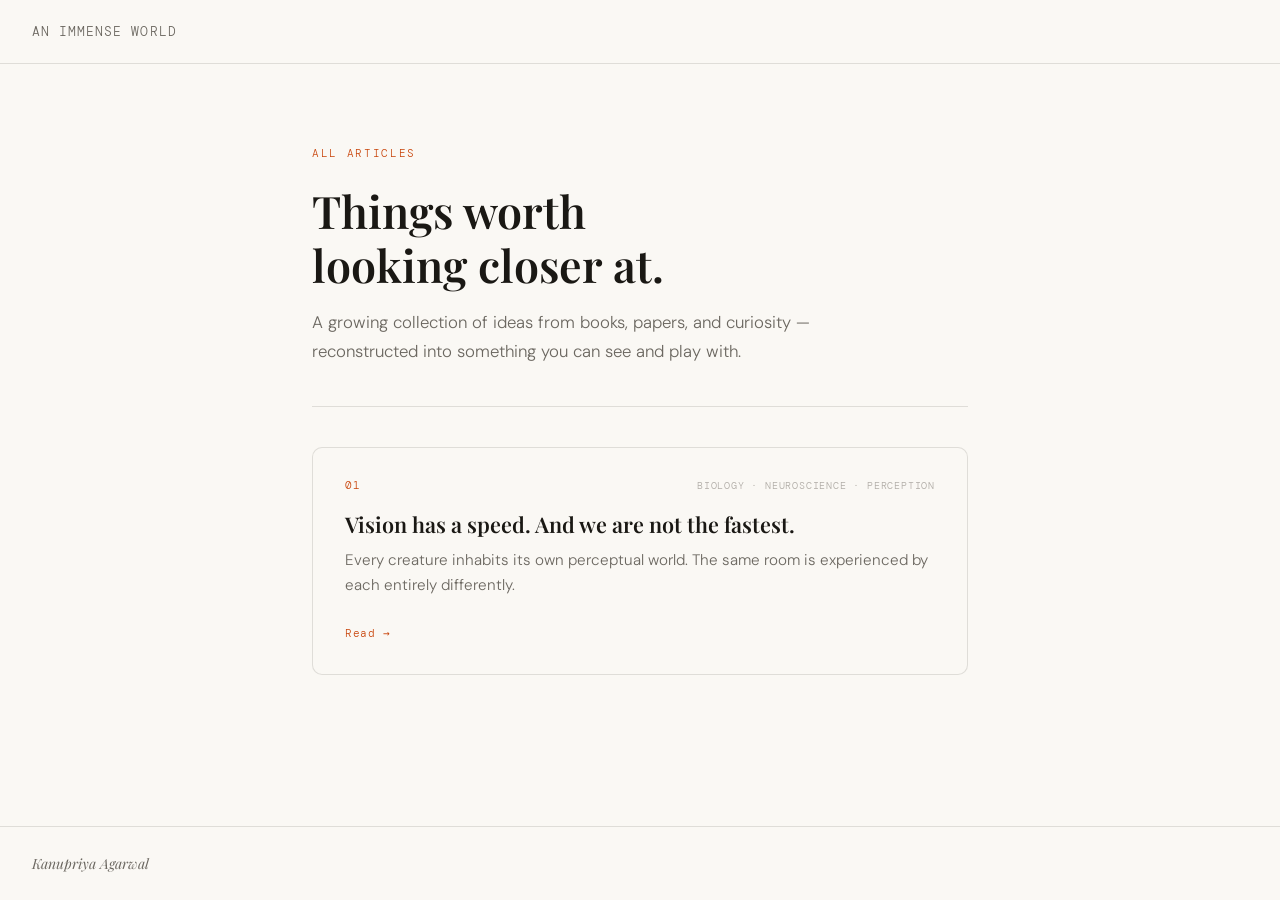
<file: index.html>
<!DOCTYPE html>
<html lang="en">
<head>
  <meta charset="UTF-8"/>
  <meta name="viewport" content="width=device-width, initial-scale=1.0"/>
  <meta name="description" content="A growing collection of interactive science visualisations."/>
  <title>An Immense World</title>
  <link href="https://fonts.googleapis.com/css2?family=Playfair+Display:ital,wght@0,400;0,600;1,400&family=DM+Sans:wght@300;400;500&family=DM+Mono:wght@400&display=swap" rel="stylesheet"/>
  <style>
    :root {
      --ink: #1a1814;
      --ink-muted: #6b6760;
      --ink-faint: #b0aca6;
      --paper: #faf8f4;
      --paper-warm: #f2ede4;
      --accent: #c8440a;
      --accent-light: #f5ede8;
      --border: rgba(26,24,20,0.12);
    }

    * { box-sizing: border-box; margin: 0; padding: 0; }

    body {
      background: var(--paper);
      color: var(--ink);
      font-family: 'DM Sans', sans-serif;
      font-weight: 300;
      line-height: 1.8;
      min-height: 100vh;
      display: flex; flex-direction: column;
    }

    /* ── Header ── */
    .site-header {
      border-bottom: 1px solid var(--border);
      padding: 1.25rem 2rem;
      display: flex; align-items: center; justify-content: space-between;
    }
    .site-name {
      font-family: 'DM Mono', monospace;
      font-size: 13px; color: var(--ink-muted);
      letter-spacing: 0.08em; text-transform: uppercase;
      text-decoration: none;
    }

    /* ── Shared column ── */
    .content-col {
      max-width: 720px; margin: 0 auto;
      padding: 0 2rem;
      flex: 1;
    }

    /* ── Page intro ── */
    .page-intro {
      padding-top: 5rem; padding-bottom: 2.5rem;
    }
    .page-intro-label {
      font-family: 'DM Mono', monospace;
      font-size: 11px; letter-spacing: 0.15em;
      text-transform: uppercase; color: var(--accent);
      margin-bottom: 1.25rem;
    }
    .page-intro h1 {
      font-family: 'Playfair Display', serif;
      font-size: clamp(2rem, 4vw, 2.8rem);
      font-weight: 600; line-height: 1.2;
      color: var(--ink); margin-bottom: 1rem;
    }
    .page-intro p {
      font-size: 1.05rem; color: var(--ink-muted);
      max-width: 520px; line-height: 1.75;
    }

    /* ── Article list ── */
    .article-list {
      padding-bottom: 6rem;
    }
    .list-rule {
      border: none; border-top: 1px solid var(--border);
      margin-bottom: 2.5rem;
    }

    /* ── Article card ── */
    .article-card {
      display: block; text-decoration: none;
      border: 0.5px solid var(--border);
      border-radius: 10px;
      padding: 1.75rem 2rem;
      margin-bottom: 1rem;
      background: var(--paper);
      transition: border-color 0.18s, background 0.18s;
    }
    .article-card:hover {
      border-color: rgba(200,68,10,0.3);
      background: var(--accent-light);
    }
    .card-top {
      display: flex; align-items: baseline;
      justify-content: space-between;
      margin-bottom: 0.85rem;
    }
    .card-num {
      font-family: 'DM Mono', monospace;
      font-size: 11px; color: var(--accent);
      letter-spacing: 0.08em;
    }
    .card-tags {
      font-family: 'DM Mono', monospace;
      font-size: 10px; color: var(--ink-faint);
      letter-spacing: 0.08em; text-transform: uppercase;
    }
    .card-title {
      font-family: 'Playfair Display', serif;
      font-size: 1.35rem; font-weight: 600;
      color: var(--ink); line-height: 1.3;
      margin-bottom: 0.6rem;
    }
    .card-excerpt {
      font-size: 0.95rem; color: var(--ink-muted);
      line-height: 1.65; margin-bottom: 1.25rem;
    }
    .card-cta {
      font-family: 'DM Mono', monospace;
      font-size: 11px; color: var(--accent);
      letter-spacing: 0.06em;
    }

    /* ── Footer ── */
    .site-footer {
      border-top: 1px solid var(--border);
      padding: 1.5rem 2rem;
      display: flex; align-items: center; justify-content: space-between;
    }
    .footer-name {
      font-family: 'Playfair Display', serif;
      font-size: 14px; color: var(--ink-muted);
      font-style: italic;
    }
    .footer-meta {
      font-family: 'DM Mono', monospace;
      font-size: 11px; color: var(--ink-faint);
      letter-spacing: 0.06em;
    }
  </style>
</head>
<body>

<header class="site-header">
  <a href="/" class="site-name">An Immense World</a>
</header>

<div class="content-col">
  <div class="page-intro">
    <div class="page-intro-label">All articles</div>
    <h1>Things worth<br>looking closer at.</h1>
    <p>A growing collection of ideas from books, papers, and curiosity — reconstructed into something you can see and play with.</p>
  </div>

  <div class="article-list" id="article-list">
    <hr class="list-rule"/>
    <!-- Cards are injected here by articles.js -->
  </div>
</div>

<footer class="site-footer">
  <span class="footer-name">Kanupriya Agarwal</span>
</footer>

<script src="assets/js/articles.js"></script>
<script>
  const list = document.getElementById('article-list');
  ARTICLES.forEach(a => {
    const card = document.createElement('a');
    card.className = 'article-card';
    card.href = a.url;
    card.innerHTML = `
      <div class="card-top">
        <span class="card-num">${a.num}</span>
        <span class="card-tags">${a.tags.join(' · ')}</span>
      </div>
      <h2 class="card-title">${a.title}</h2>
      <p class="card-excerpt">${a.excerpt}</p>
      <span class="card-cta">Read →</span>
    `;
    list.appendChild(card);
  });
</script>

</body>
</html>
</file>
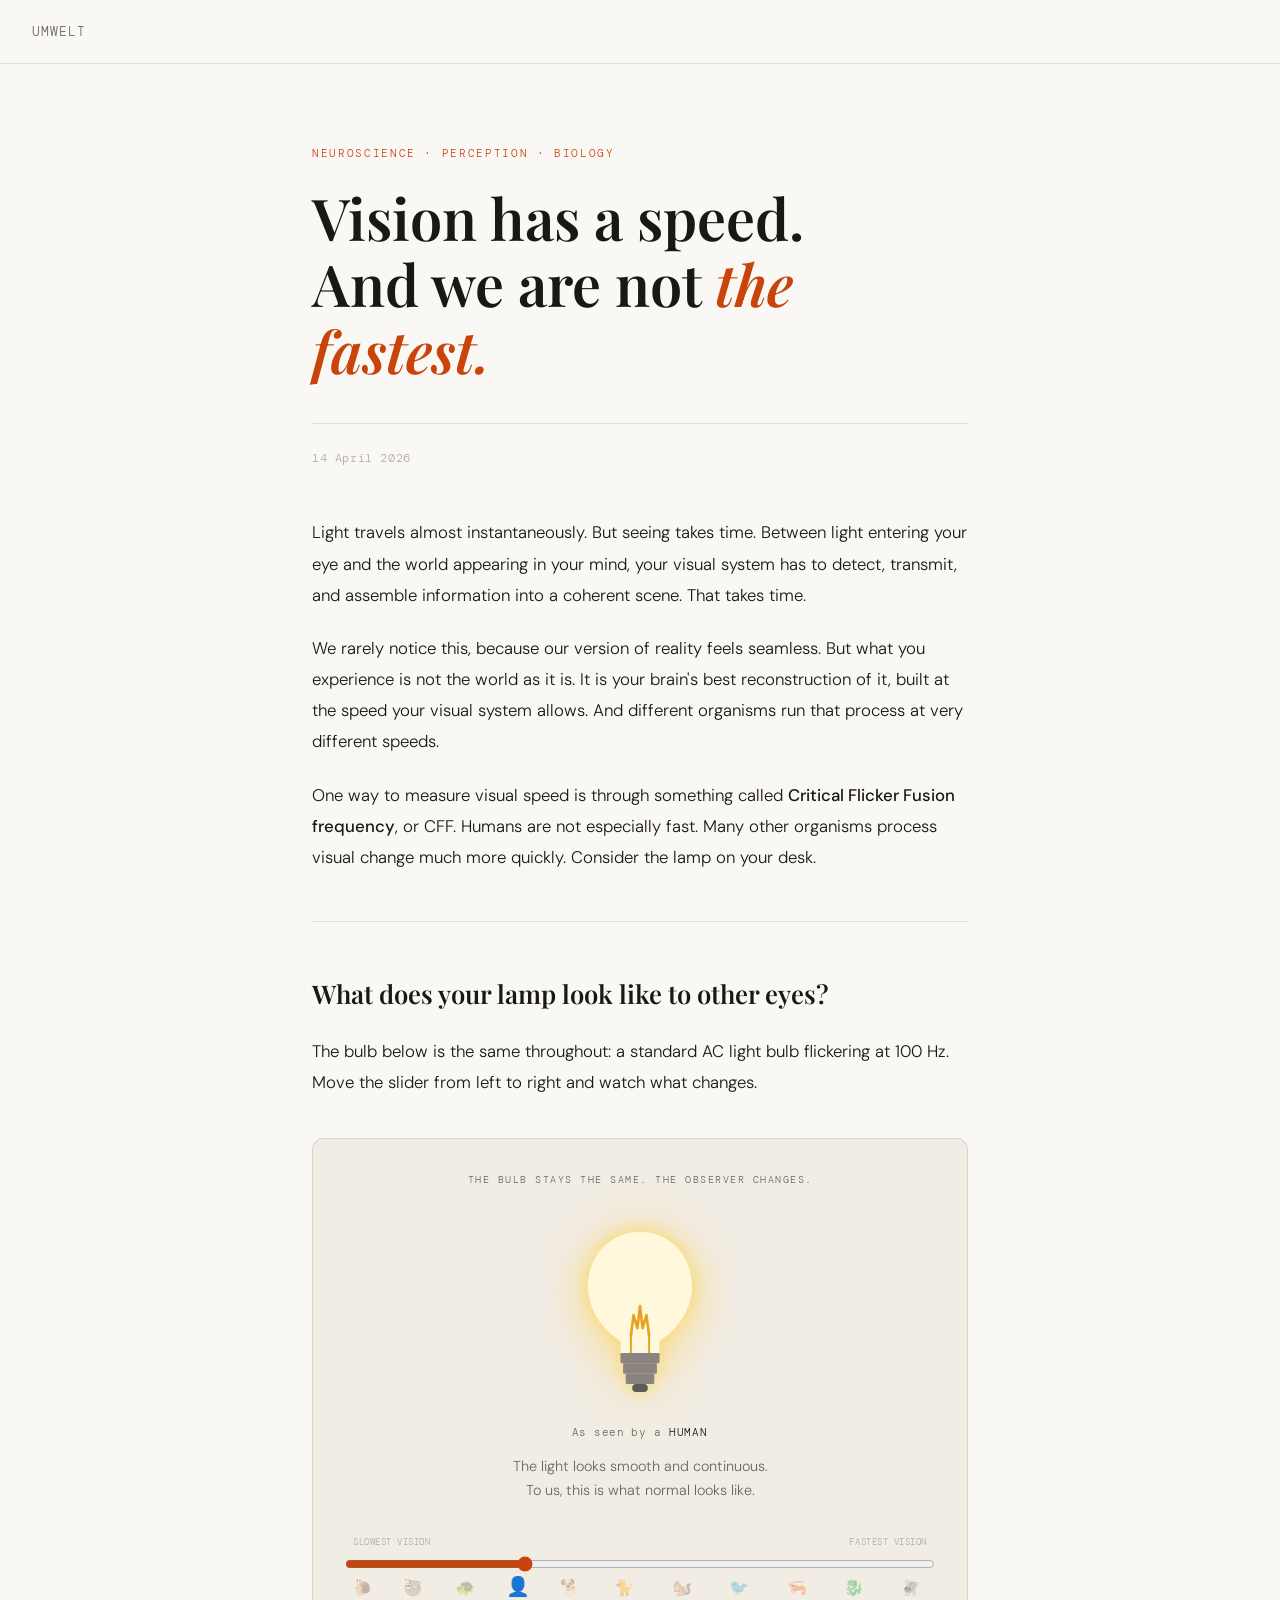
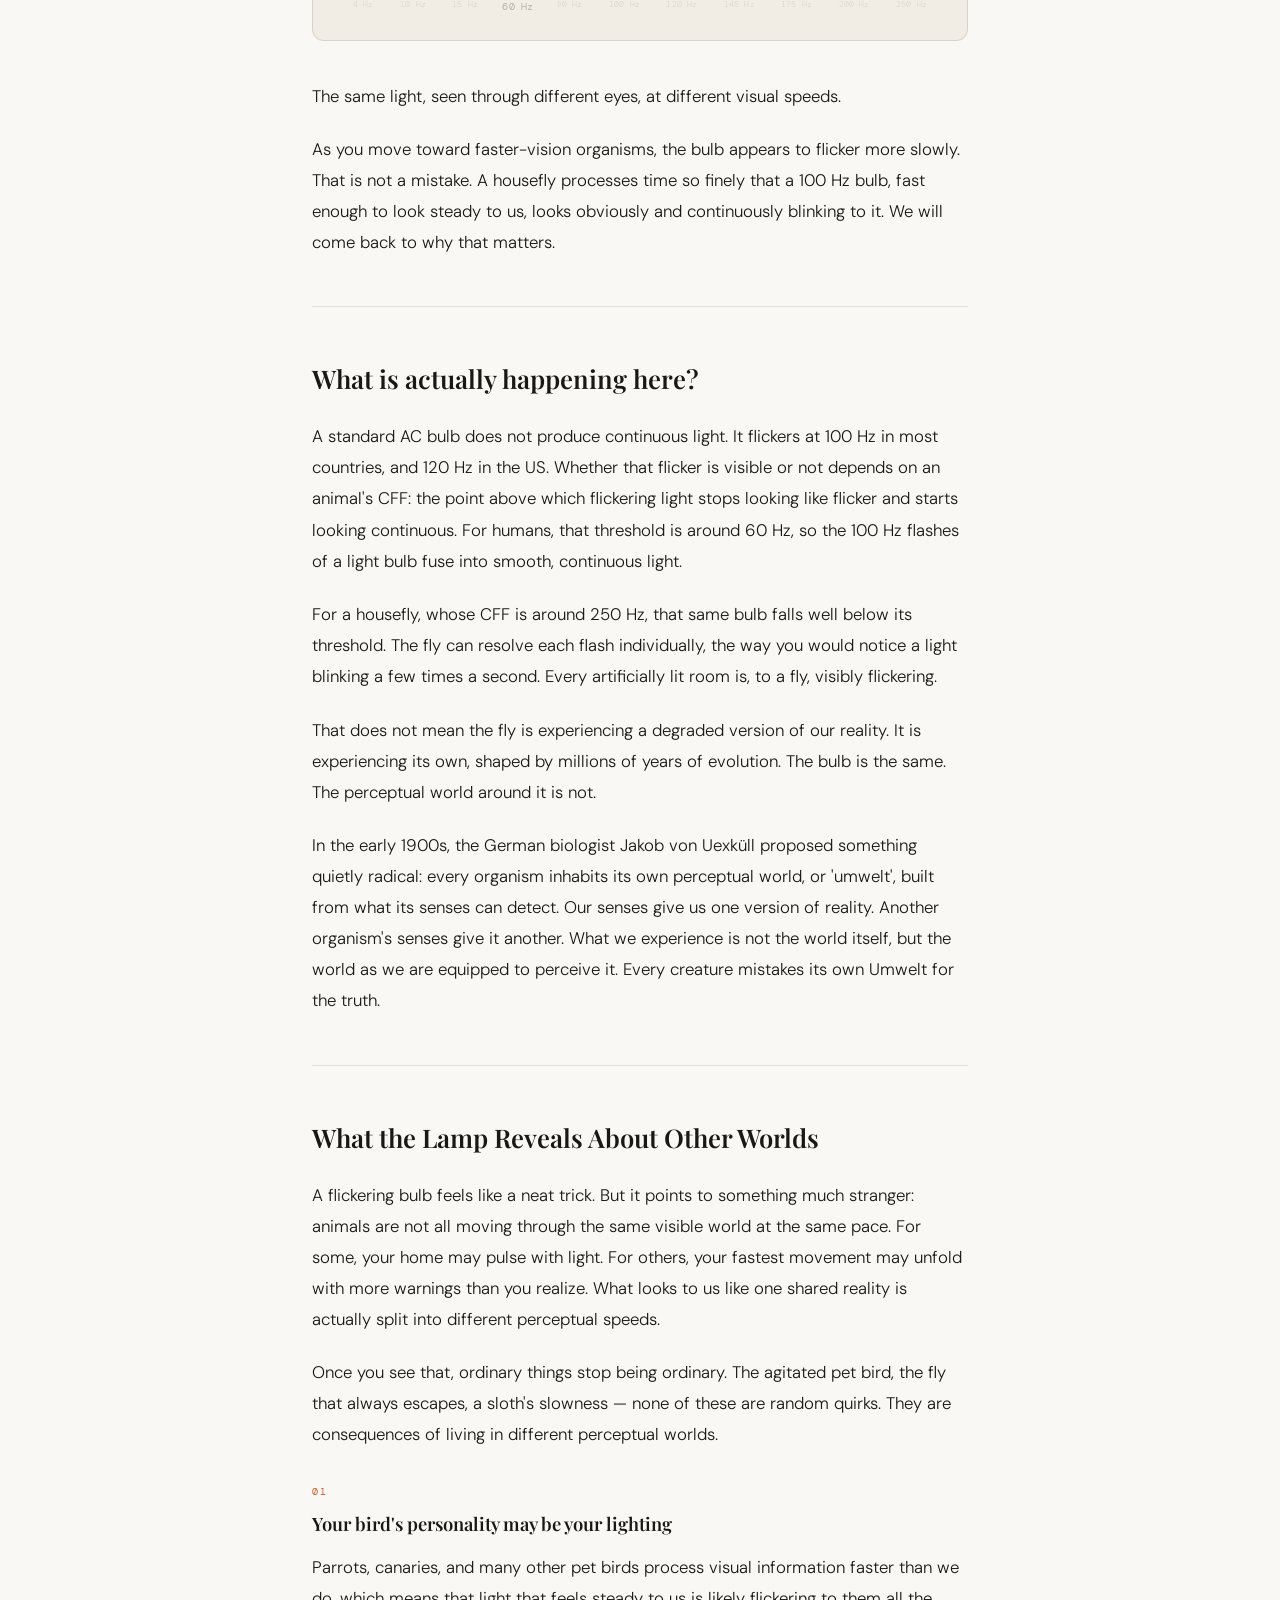
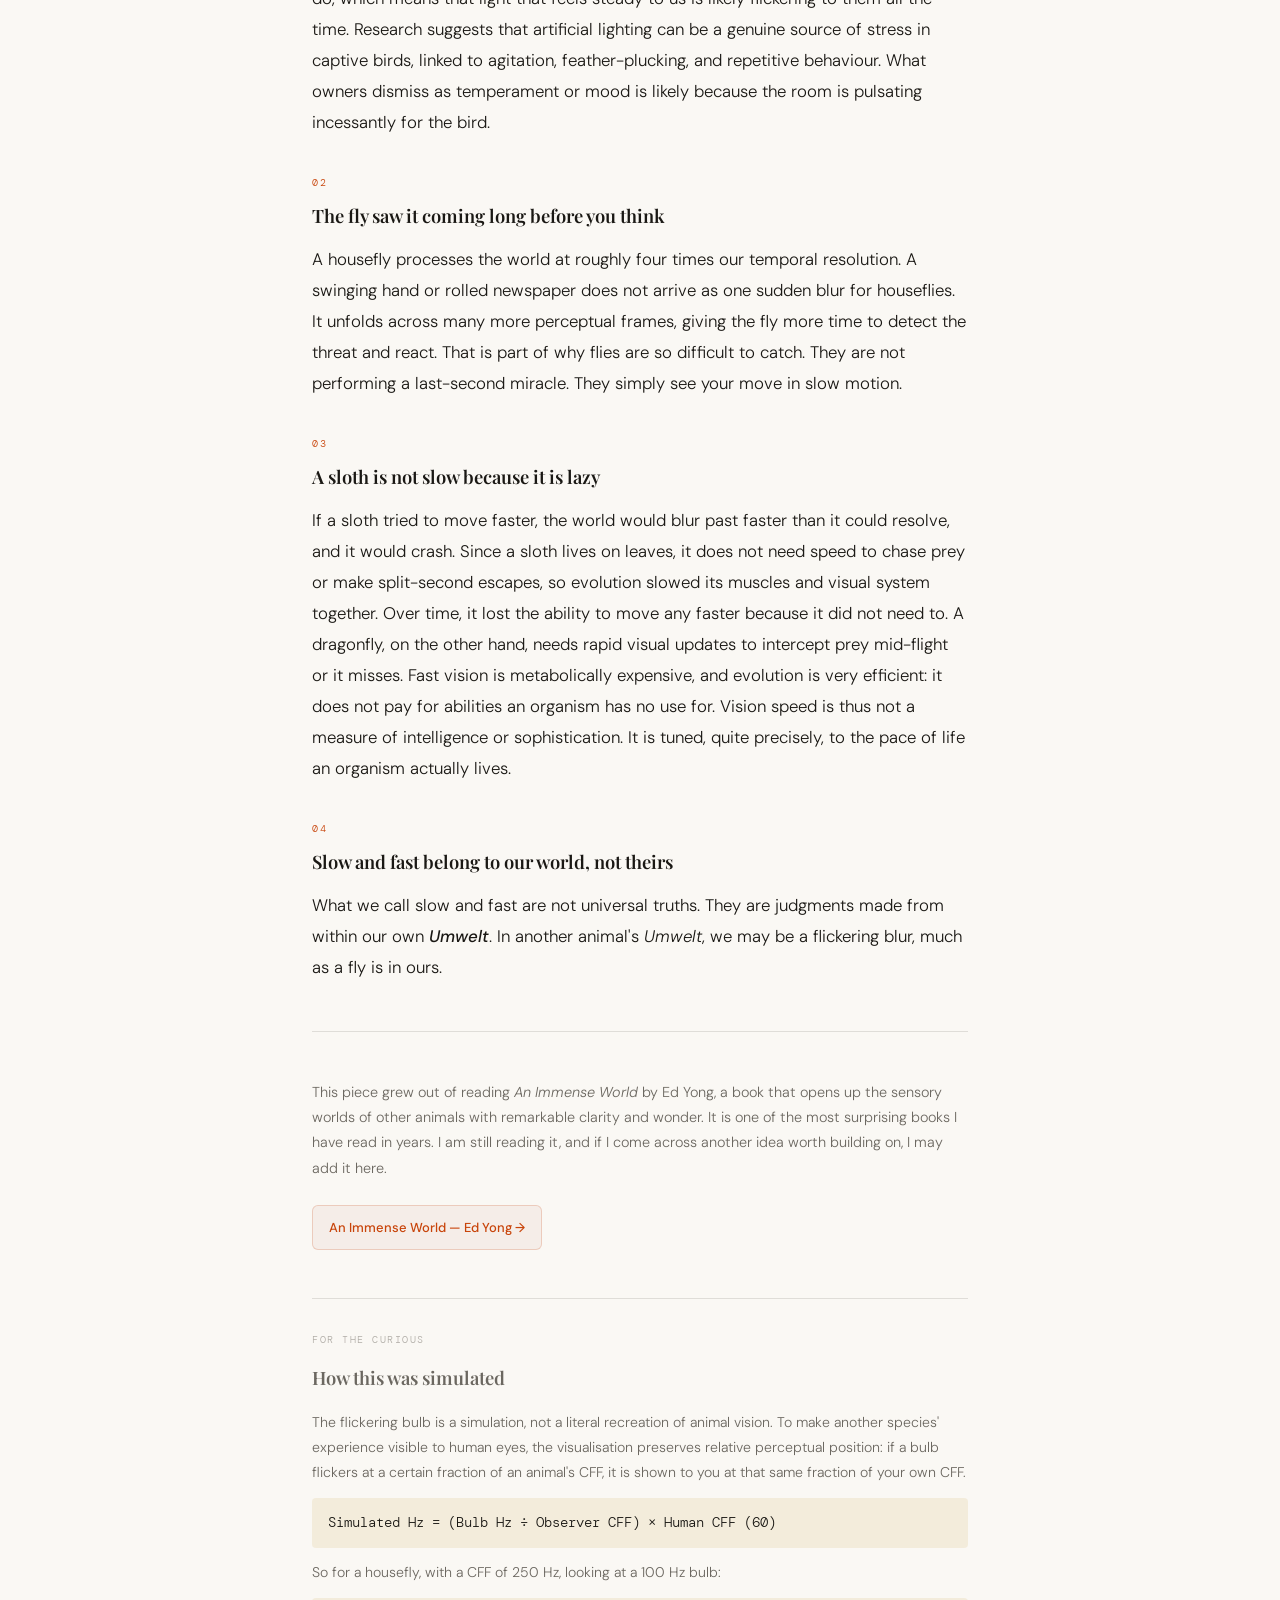
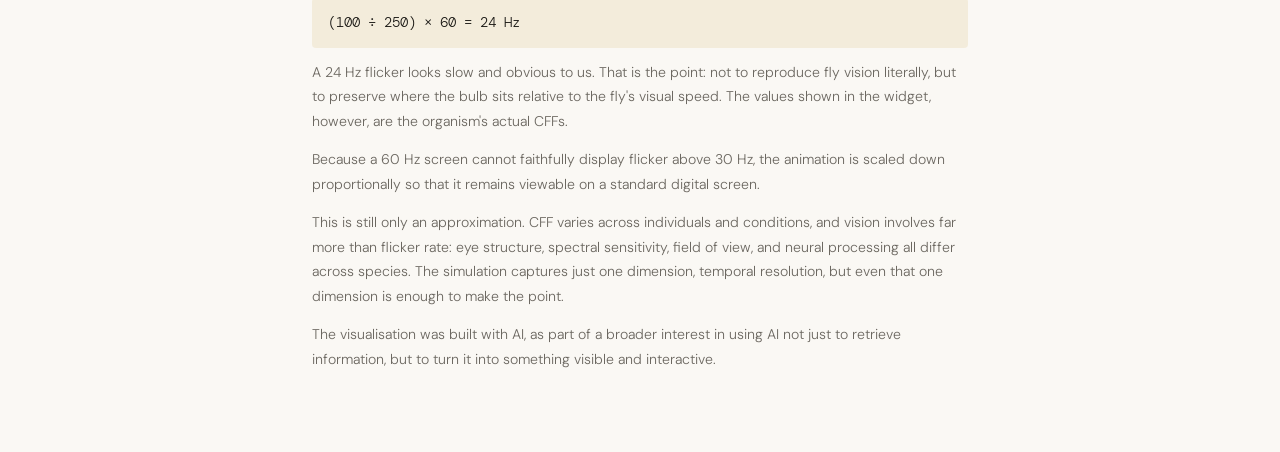
<file: articles/umwelt/index.html>
<!DOCTYPE html>
<html lang="en">
<head>
  <meta charset="UTF-8"/>
  <meta name="viewport" content="width=device-width, initial-scale=1.0"/>
  <meta name="description" content="Every creature inhabits its own perceptual universe. Explore Critical Flicker Fusion and the Umwelt through an interactive lightbulb simulation."/>
  <title>Vision has a speed — Umwelt &amp; the CFF · An Immense World</title>
  <link href="https://fonts.googleapis.com/css2?family=Playfair+Display:ital,wght@0,400;0,600;1,400&family=DM+Sans:wght@300;400;500&family=DM+Mono:wght@400&display=swap" rel="stylesheet"/>
  <style>
    :root {
      --ink: #1a1814;
      --ink-muted: #6b6760;
      --ink-faint: #b0aca6;
      --paper: #faf8f4;
      --paper-warm: #f2ede4;
      --accent: #c8440a;
      --accent-light: #f5ede8;
      --gold: #c8a84b;
      --gold-light: #fdf6e3;
      --border: rgba(26,24,20,0.12);
    }

    * { box-sizing: border-box; margin: 0; padding: 0; }

    body {
      background: var(--paper);
      color: var(--ink);
      font-family: 'DM Sans', sans-serif;
      font-weight: 300;
      line-height: 1.8;
    }

    /* ── Header ─────────────────────────────────────────── */
    .site-header {
      border-bottom: 1px solid var(--border);
      padding: 1.25rem 2rem;
      display: flex; align-items: center; justify-content: space-between;
    }
    .site-name {
      font-family: 'DM Mono', monospace;
      font-size: 13px; color: var(--ink-muted);
      letter-spacing: 0.08em; text-transform: uppercase;
      text-decoration: none;
      transition: color 0.15s;
    }
    .site-name:hover { color: var(--accent); }
    .site-nav { font-size: 13px; color: var(--ink-muted); }

    /* ── Hero ───────────────────────────────────────────── */
    .hero {
      max-width: 720px; margin: 0 auto;
      padding: 5rem 2rem 3rem;
    }
    .hero-label {
      font-family: 'DM Mono', monospace;
      font-size: 11px; letter-spacing: 0.15em;
      text-transform: uppercase; color: var(--accent);
      margin-bottom: 1.25rem;
    }
    .hero h1 {
      font-family: 'Playfair Display', serif;
      font-size: clamp(2.4rem, 5vw, 3.6rem);
      font-weight: 600; line-height: 1.15;
      margin-bottom: 1rem; color: var(--ink);
    }
    .hero h1 em { font-style: italic; color: var(--accent); }
    .hero-sub {
      font-size: 1.1rem; color: var(--ink-muted);
      max-width: 560px; line-height: 1.7;
      margin-bottom: 2rem;
    }
    .hero-meta {
      display: flex; gap: 1.5rem; align-items: center;
      font-size: 12px; color: var(--ink-faint);
      font-family: 'DM Mono', monospace;
      letter-spacing: 0.05em;
      margin-top: 2.5rem;
      padding-top: 1.5rem;
      border-top: 1px solid var(--border);
    }

    /* ── Article ────────────────────────────────────────── */
    .article {
      max-width: 720px; margin: 0 auto;
      padding: 0 2rem 5rem;
    }

    .prose p {
      font-size: 1.05rem; color: var(--ink);
      margin-bottom: 1.4rem; line-height: 1.85;
    }
    .prose p:last-child { margin-bottom: 0; }
    .prose strong { font-weight: 500; }

    .pull-quote {
      border-left: 3px solid var(--accent);
      padding: 0.5rem 0 0.5rem 1.5rem;
      margin: 2.5rem 0;
    }
    .pull-quote p {
      font-family: 'Playfair Display', serif;
      font-size: 1.3rem; font-style: italic;
      color: var(--ink); line-height: 1.5; margin: 0;
    }

    .section-rule {
      border: none; border-top: 1px solid var(--border);
      margin: 3rem 0;
    }
    .section-rule--top {
      margin-top: 4.5rem;
    }

    h2.section-title {
      font-family: 'Playfair Display', serif;
      font-size: 1.6rem; font-weight: 600;
      margin-bottom: 1.25rem; color: var(--ink);
    }

    /* ── Implications ───────────────────────────────────── */
    .impl-block { margin-bottom: 2.25rem; }
    .impl-block:last-child { margin-bottom: 0; }
    .impl-number {
      font-family: 'DM Mono', monospace;
      font-size: 10px; letter-spacing: 0.15em;
      text-transform: uppercase; color: var(--accent);
      margin-bottom: 0.4rem;
    }
    h3.impl-title {
      font-family: 'Playfair Display', serif;
      font-size: 1.15rem; font-weight: 600;
      color: var(--ink); margin-bottom: 0.75rem;
    }

    /* ── Widget wrapper ─────────────────────────────────── */
    .widget-wrapper {
      background: var(--paper-warm);
      border: 1px solid var(--border);
      border-radius: 12px;
      padding: 2rem;
      margin: 2.5rem 0;
    }
    .widget-label {
      font-family: 'DM Mono', monospace;
      font-size: 10px; letter-spacing: 0.15em;
      text-transform: uppercase; color: var(--ink-muted);
      text-align: center;
      margin-bottom: 2rem;
    }
    .widget-sublabel {
      font-size: 0.85rem; color: var(--ink-muted);
      margin-bottom: 1.75rem; line-height: 1.5;
    }

    /* ── Bulb section ───────────────────────────────────── */
    .bulb-section {
      display: flex;
      flex-direction: column;
      align-items: center;
      gap: 0.75rem;
      margin-bottom: 2rem;
    }

    /* ── Slider section (horizontal, at bottom) ─────────── */
    .slider-section {
      width: 100%;
    }
    .slider-labels-row {
      display: flex;
      justify-content: space-between;
      padding: 0 8px; /* match thumb half-width so labels sit above track ends */
      margin-bottom: 5px;
    }
    .slider-end-label {
      font-family: 'DM Mono', monospace;
      font-size: 9px; letter-spacing: 0.06em;
      text-transform: uppercase; color: var(--ink-faint);
    }
    .org-slider-h {
      width: 100%;
      display: block;
      accent-color: var(--accent);
      cursor: pointer;
    }
    .slider-tick-row {
      display: flex;
      justify-content: space-between;
      padding: 0 8px;
      margin-top: 8px;
    }
    .tick {
      display: flex;
      flex-direction: column;
      align-items: center;
      gap: 4px;
      font-size: 16px;
      line-height: 1;
      cursor: pointer;
      opacity: 0.35;
      transition: opacity 0.15s, transform 0.15s;
    }
    .tick.active {
      opacity: 1;
      transform: scale(1.2);
    }
    .tick-hz {
      font-family: 'DM Mono', monospace;
      font-size: 8px;
      color: var(--ink-faint);
      letter-spacing: 0.02em;
    }

    .bulb-wrapper {
      position: relative;
      display: flex;
      align-items: center;
      justify-content: center;
      width: 190px;
      height: 190px;
      --glass-fill:  #9a968e;
      --wire-stroke: #706c64;
      --svg-filter:  none;
    }
    .bulb-wrapper.is-on {
      --glass-fill:  #FFF8DC;
      --wire-stroke: #E8A020;
      --svg-filter:  drop-shadow(0 0 8px rgba(255,216,74,0.65))
                     drop-shadow(0 0 22px rgba(255,180,0,0.28));
    }
    .bulb-halo {
      position: absolute;
      inset: 0;
      border-radius: 50%;
      background: radial-gradient(circle at 50% 42%,
        rgba(255,216,74,0.28) 0%, transparent 65%);
      opacity: 0;
      pointer-events: none;
    }
    .bulb-wrapper.is-on .bulb-halo { opacity: 1; }
    .bulb-svg {
      position: relative;
      z-index: 1;
      filter: var(--svg-filter);
    }
    .bulb-glass    { fill: var(--glass-fill); }
    .bulb-filament,
    .bulb-wire     { stroke: var(--wire-stroke); }
    .bulb-base     { fill: #8a8480; }
    .bulb-contact  { fill: #5c5c58; }
    .bulb-caption {
      font-family: 'DM Mono', monospace;
      font-size: 11px; color: var(--ink-muted);
      text-align: center; letter-spacing: 0.04em;
    }
    .bulb-caption-name {
      color: var(--ink);
      letter-spacing: 0.08em;
    }
    .bulb-cff {
      font-family: 'DM Mono', monospace;
      font-size: 12px; color: var(--ink-faint);
      text-align: center;
    }

    /* Obs info */
    .obs-info {
      max-width: 360px;
      text-align: center;
    }
    .obs-title {
      font-family: 'Playfair Display', serif;
      font-size: 1.1rem; font-weight: 600;
      color: var(--ink); margin-bottom: 6px;
    }
    .obs-body {
      font-size: 0.9rem; color: var(--ink-muted);
      line-height: 1.65;
    }
    .obs-body em { color: var(--ink); font-style: normal; font-weight: 500; }

    /* ── Article footer ─────────────────────────────────── */
    .article-footer {
      border-top: 1px solid var(--border);
      padding: 3rem 0 0;
      margin-top: 3rem;
    }
    .article-footer p {
      font-size: 0.9rem; color: var(--ink-muted);
      line-height: 1.75; margin-bottom: 1rem;
    }
    .book-ref {
      display: inline-flex; align-items: center; gap: 8px;
      background: var(--accent-light);
      border: 1px solid rgba(200,68,10,0.2);
      border-radius: 6px; padding: 10px 16px;
      margin-top: 0.5rem; text-decoration: none;
    }
    .book-ref-text { font-size: 13px; color: var(--accent); font-weight: 500; }

    /* ── Appendix note ──────────────────────────────────── */
    .appendix-note {
      margin-top: 3rem;
      padding-top: 2rem;
      border-top: 1px solid var(--border);
    }
    .appendix-eyebrow {
      font-family: 'DM Mono', monospace;
      font-size: 10px; letter-spacing: 0.15em;
      text-transform: uppercase; color: var(--ink-faint);
      margin-bottom: 0.75rem;
    }
    .appendix-note h2 {
      font-family: 'Playfair Display', serif;
      font-size: 1.15rem; font-weight: 600;
      color: var(--ink-muted);
      margin-bottom: 1rem;
    }
    .appendix-note p {
      font-size: 0.88rem; color: var(--ink-muted);
      line-height: 1.75; margin-bottom: 0.85rem;
    }
    .appendix-note p:last-child { margin-bottom: 0; }

    .math-formula {
      font-family: 'DM Mono', monospace;
      font-size: 0.9rem;
      background: rgba(200,168,75,0.15);
      border-radius: 4px;
      padding: 0.75rem 1rem;
      margin: 0.75rem 0;
      color: var(--ink);
      display: block;
    }
    /* ── Responsive ─────────────────────────────────────── */
    @media (max-width: 560px) {
      .widget-body { flex-direction: column; align-items: center; }
      .slider-col { width: 100%; }
      .slider-track-wrap { height: 220px; }
      .bulb-col { width: 100%; }
    }
  </style>
</head>
<body>

<header class="site-header">
  <a class="site-name" href="../../">Umwelt</a>
</header>

<main>
  <div class="hero">
    <div class="hero-label">Neuroscience · Perception · Biology</div>
    <h1>Vision has a speed.<br>And we are not <em>the fastest.</em></h1>
    <div class="hero-meta">
      <span>14 April 2026</span>
    </div>
  </div>

  <article class="article">

    <div class="prose">
      <p>Light travels almost instantaneously. But seeing takes time. Between light entering your eye and the world appearing in your mind, your visual system has to detect, transmit, and assemble information into a coherent scene. That takes time.</p>

      <p>We rarely notice this, because our version of reality feels seamless. But what you experience is not the world as it is. It is your brain's best reconstruction of it, built at the speed your visual system allows. And different organisms run that process at very different speeds.</p>

      <p>One way to measure visual speed is through something called <strong>Critical Flicker Fusion frequency</strong>, or CFF. Humans are not especially fast. Many other organisms process visual change much more quickly. Consider the lamp on your desk.</p>
    </div>

    <hr class="section-rule"/>
    <h2 class="section-title">What does your lamp look like to other eyes?</h2>

    <div class="prose">
      <p>The bulb below is the same throughout: a standard AC light bulb flickering at 100 Hz. Move the slider from left to right and watch what changes.</p>
    </div>

    <div class="widget-wrapper">
      <div class="widget-label">The bulb stays the same. The observer changes.</div>

      <!-- Bulb + caption + description (centred) -->
      <div class="bulb-section">
        <div class="bulb-wrapper is-on" id="bulb-wrapper">
          <div class="bulb-halo"></div>
          <svg class="bulb-svg" viewBox="0 0 100 142" width="130" height="185" xmlns="http://www.w3.org/2000/svg" aria-hidden="true">
            <path class="bulb-glass" d="M 50 6 C 26 6, 10 25, 10 48 C 10 65, 20 80, 35 90 L 35 99 L 65 99 L 65 90 C 80 80, 90 65, 90 48 C 90 25, 74 6, 50 6 Z"/>
            <line class="bulb-wire" x1="43" y1="99" x2="43" y2="86" stroke-width="1.5" stroke-linecap="round"/>
            <line class="bulb-wire" x1="57" y1="99" x2="57" y2="86" stroke-width="1.5" stroke-linecap="round"/>
            <polyline class="bulb-filament" fill="none" stroke-width="2" stroke-linecap="round" stroke-linejoin="round" points="43,86 45,70 48,80 50,63 52,80 55,70 57,86"/>
            <rect class="bulb-base" x="35" y="99"  width="30" height="8"  rx="1"/>
            <rect class="bulb-base" x="37" y="107" width="26" height="8"  rx="1"/>
            <rect class="bulb-base" x="39" y="115" width="22" height="8"  rx="1"/>
            <rect class="bulb-contact" x="44" y="123" width="12" height="6" rx="3"/>
          </svg>
        </div>
        <div class="bulb-caption" id="bulbCaption">As seen by a <span class="bulb-caption-name">HUMAN</span></div>
        <div class="obs-info">
          <div class="obs-body" id="obsBody"></div>
        </div>
      </div>

      <!-- Horizontal slider at bottom -->
      <div class="slider-section">
        <div class="slider-labels-row">
          <span class="slider-end-label">Slowest vision</span>
          <span class="slider-end-label">Fastest vision</span>
        </div>
        <input type="range" class="org-slider-h" id="orgSlider"
               min="0" max="10" step="1" value="3"/>
        <div class="slider-tick-row" id="emojiCol"></div>
      </div>

    </div><!-- /widget-wrapper -->

    <div class="prose">
      <p>The same light, seen through different eyes, at different visual speeds.</p>
      <p>As you move toward faster-vision organisms, the bulb appears to flicker more slowly. That is not a mistake. A housefly processes time so finely that a 100 Hz bulb, fast enough to look steady to us, looks obviously and continuously blinking to it. We will come back to why that matters.</p>
    </div>

    <hr class="section-rule"/>
    <h2 class="section-title">What is actually happening here?</h2>

    <div class="prose">
      <p>A standard AC bulb does not produce continuous light. It flickers at 100 Hz in most countries, and 120 Hz in the US. Whether that flicker is visible or not depends on an animal's CFF: the point above which flickering light stops looking like flicker and starts looking continuous. For humans, that threshold is around 60 Hz, so the 100 Hz flashes of a light bulb fuse into smooth, continuous light.</p>

      <p>For a housefly, whose CFF is around 250 Hz, that same bulb falls well below its threshold. The fly can resolve each flash individually, the way you would notice a light blinking a few times a second. Every artificially lit room is, to a fly, visibly flickering.</p>

      <p>That does not mean the fly is experiencing a degraded version of our reality. It is experiencing its own, shaped by millions of years of evolution. The bulb is the same. The perceptual world around it is not.</p>

      <p>In the early 1900s, the German biologist Jakob von Uexküll proposed something quietly radical: every organism inhabits its own perceptual world, or 'umwelt', built from what its senses can detect. Our senses give us one version of reality. Another organism's senses give it another. What we experience is not the world itself, but the world as we are equipped to perceive it. Every creature mistakes its own Umwelt for the truth.</p>
    </div>

    <hr class="section-rule"/>
    <h2 class="section-title">What the Lamp Reveals About Other Worlds</h2>

    <div class="prose" style="margin-bottom:2rem;">
      <p>A flickering bulb feels like a neat trick. But it points to something much stranger: animals are not all moving through the same visible world at the same pace. For some, your home may pulse with light. For others, your fastest movement may unfold with more warnings than you realize. What looks to us like one shared reality is actually split into different perceptual speeds.</p>
      <p>Once you see that, ordinary things stop being ordinary. The agitated pet bird, the fly that always escapes, a sloth's slowness — none of these are random quirks. They are consequences of living in different perceptual worlds.</p>
    </div>

    <div class="impl-block">
      <div class="impl-number">01</div>
      <h3 class="impl-title">Your bird's personality may be your lighting</h3>
      <div class="prose">
        <p>Parrots, canaries, and many other pet birds process visual information faster than we do, which means that light that feels steady to us is likely flickering to them all the time. Research suggests that artificial lighting can be a genuine source of stress in captive birds, linked to agitation, feather-plucking, and repetitive behaviour. What owners dismiss as temperament or mood is likely because the room is pulsating incessantly for the bird.</p>
      </div>
    </div>

    <div class="impl-block">
      <div class="impl-number">02</div>
      <h3 class="impl-title">The fly saw it coming long before you think</h3>
      <div class="prose">
        <p>A housefly processes the world at roughly four times our temporal resolution. A swinging hand or rolled newspaper does not arrive as one sudden blur for houseflies. It unfolds across many more perceptual frames, giving the fly more time to detect the threat and react. That is part of why flies are so difficult to catch. They are not performing a last-second miracle. They simply see your move in slow motion.</p>
      </div>
    </div>

    <div class="impl-block">
      <div class="impl-number">03</div>
      <h3 class="impl-title">A sloth is not slow because it is lazy</h3>
      <div class="prose">
        <p>If a sloth tried to move faster, the world would blur past faster than it could resolve, and it would crash. Since a sloth lives on leaves, it does not need speed to chase prey or make split-second escapes, so evolution slowed its muscles and visual system together. Over time, it lost the ability to move any faster because it did not need to. A dragonfly, on the other hand, needs rapid visual updates to intercept prey mid-flight or it misses. Fast vision is metabolically expensive, and evolution is very efficient: it does not pay for abilities an organism has no use for. Vision speed is thus not a measure of intelligence or sophistication. It is tuned, quite precisely, to the pace of life an organism actually lives.</p>
      </div>
    </div>

    <div class="impl-block">
      <div class="impl-number">04</div>
      <h3 class="impl-title">Slow and fast belong to our world, not theirs</h3>
      <div class="prose">
        <p>What we call slow and fast are not universal truths. They are judgments made from within our own <strong><em>Umwelt</em></strong>. In another animal's <em>Umwelt</em>, we may be a flickering blur, much as a fly is in ours.</p>
      </div>
    </div>

    <div class="article-footer">
      <p>This piece grew out of reading <em>An Immense World</em> by Ed Yong, a book that opens up the sensory worlds of other animals with remarkable clarity and wonder. It is one of the most surprising books I have read in years. I am still reading it, and if I come across another idea worth building on, I may add it here.</p>
      <a class="book-ref" href="https://www.amazon.com/Immense-World-Animal-Senses-Reveal/dp/0593133234" target="_blank" rel="noopener">
        <span class="book-ref-text">An Immense World — Ed Yong →</span>
      </a>
    </div>

    <div class="appendix-note">
      <div class="appendix-eyebrow">For the curious</div>
      <h2>How this was simulated</h2>
      <p>The flickering bulb is a simulation, not a literal recreation of animal vision. To make another species' experience visible to human eyes, the visualisation preserves relative perceptual position: if a bulb flickers at a certain fraction of an animal's CFF, it is shown to you at that same fraction of your own CFF.</p>
      <span class="math-formula">Simulated Hz = (Bulb Hz ÷ Observer CFF) × Human CFF (60)</span>
      <p>So for a housefly, with a CFF of 250 Hz, looking at a 100 Hz bulb:</p>
      <span class="math-formula">(100 ÷ 250) × 60 = 24 Hz</span>
      <p>A 24 Hz flicker looks slow and obvious to us. That is the point: not to reproduce fly vision literally, but to preserve where the bulb sits relative to the fly's visual speed. The values shown in the widget, however, are the organism's actual CFFs.</p>
      <p>Because a 60 Hz screen cannot faithfully display flicker above 30 Hz, the animation is scaled down proportionally so that it remains viewable on a standard digital screen.</p>
      <p>This is still only an approximation. CFF varies across individuals and conditions, and vision involves far more than flicker rate: eye structure, spectral sensitivity, field of view, and neural processing all differ across species. The simulation captures just one dimension, temporal resolution, but even that one dimension is enough to make the point.</p>
      <p>The visualisation was built with AI, as part of a broader interest in using AI not just to retrieve information, but to turn it into something visible and interactive.</p>
    </div>

  </article>
</main>

<script>
  const BULB_HZ         = 100; // bulb flicker frequency — variable for future UI control
  const HUMAN_CFF       = 60;  // human critical flicker fusion frequency
  const DISPLAY_CEILING = 20;  // max display Hz — keeps all freqs safely below 30 Hz Nyquist

  const ORGANISMS = [
    { icon:'🐌', name:'Snail',           cff:4,   body:'The bulb looks completely steady. Rapid flicker disappears into one continuous glow.' },
    { icon:'🦥', name:'Sloth',           cff:10,  body:'The light appears smooth and unflickering. Nothing about it would seem unusual.' },
    { icon:'🐢', name:'Tortoise',        cff:15,  body:'The bulb still looks steady.<br>Its flicker is too fast for it to register clearly.' },
    { icon:'👤', name:'Human',           cff:60,  body:'The light looks smooth and continuous.<br>To us, this is what normal looks like.', isDefault: true },
    { icon:'🐕', name:'Dog',             cff:80,  body:'The bulb sits close to the edge of stability. It may feel faintly less steady than it does to us.' },
    { icon:'🐈', name:'Cat',             cff:100, body:'The light sits right at the threshold.<br>It may appear slightly jittery to a cat.' },
    { icon:'🐿️', name:'Ground squirrel', cff:120, body:'The bulb begins to flicker visibly.<br>The light no longer feels fully stable.' },
    { icon:'🐦', name:'Pigeon',          cff:145, body:'The flicker is obvious. An indoor bulb like this would feel visibly unstable.' },
    { icon:'🦐', name:'Mantis shrimp',   cff:175, body:'The bulb looks like a clear, slow strobe. Its timing is being resolved more finely than ours.' },
    { icon:'🐉', name:'Dragonfly',       cff:200, body:'The flicker is unmistakable. What looks smooth to us would look broken to a dragonfly.' },
    { icon:'🪰', name:'Housefly',        cff:250, body:'The bulb blinks plainly and rhythmically. Every artificially lit room would feel visibly flickering to a fly.' },
  ];

  let selected = ORGANISMS.find(o => o.isDefault);
  let rafId    = null;

  const bulbEl      = document.getElementById('bulb-wrapper');
  const captionEl   = document.getElementById('bulbCaption');
  const captionName = captionEl.querySelector('.bulb-caption-name');
  const obsBodyEl   = document.getElementById('obsBody');

  function simHz(org)     { return (BULB_HZ / org.cff) * HUMAN_CFF; }
  function displayHz(org) {
    const hz = simHz(org);
    if (hz >= HUMAN_CFF) return hz;
    return (hz / HUMAN_CFF) * DISPLAY_CEILING;
  }

  function setBulb(on) {
    bulbEl.classList.toggle('is-on',  on);
    bulbEl.classList.toggle('is-off', !on);
  }

  function startTicker(hz) {
    if (rafId) { cancelAnimationFrame(rafId); rafId = null; }
    if (hz >= HUMAN_CFF) { setBulb(true); return; }
    const period = 1000 / hz;
    let startTs  = null;
    setBulb(true);
    function tick(ts) {
      if (startTs === null) startTs = ts;
      setBulb((ts - startTs) % period < period / 2);
      rafId = requestAnimationFrame(tick);
    }
    rafId = requestAnimationFrame(tick);
  }

  function setObs(idx) {
    const org = ORGANISMS[idx];
    selected  = org;
    document.getElementById('orgSlider').value = idx;
    document.querySelectorAll('.tick').forEach((t, i) =>
      t.classList.toggle('active', i === idx)
    );
    captionName.textContent = org.name.toUpperCase();
    obsBodyEl.innerHTML   = org.body;
    startTicker(displayHz(org));
  }

  document.addEventListener('DOMContentLoaded', () => {
    const emojiCol = document.getElementById('emojiCol');
    ORGANISMS.forEach((org, i) => {
      const span = document.createElement('span');
      span.className = 'tick' + (org.isDefault ? ' active' : '');
      span.title     = org.name;
      span.innerHTML = org.icon + '<span class="tick-hz">' + org.cff + ' Hz</span>';
      span.addEventListener('click', () => setObs(i));
      emojiCol.appendChild(span);
    });

    document.getElementById('orgSlider').addEventListener('input', e =>
      setObs(parseInt(e.target.value))
    );

    document.addEventListener('visibilitychange', () => {
      if (document.hidden) {
        if (rafId) { cancelAnimationFrame(rafId); rafId = null; }
      } else {
        startTicker(displayHz(selected));
      }
    });

    setObs(ORGANISMS.findIndex(o => o.isDefault));
  });
</script>

</body>
</html>
</file>
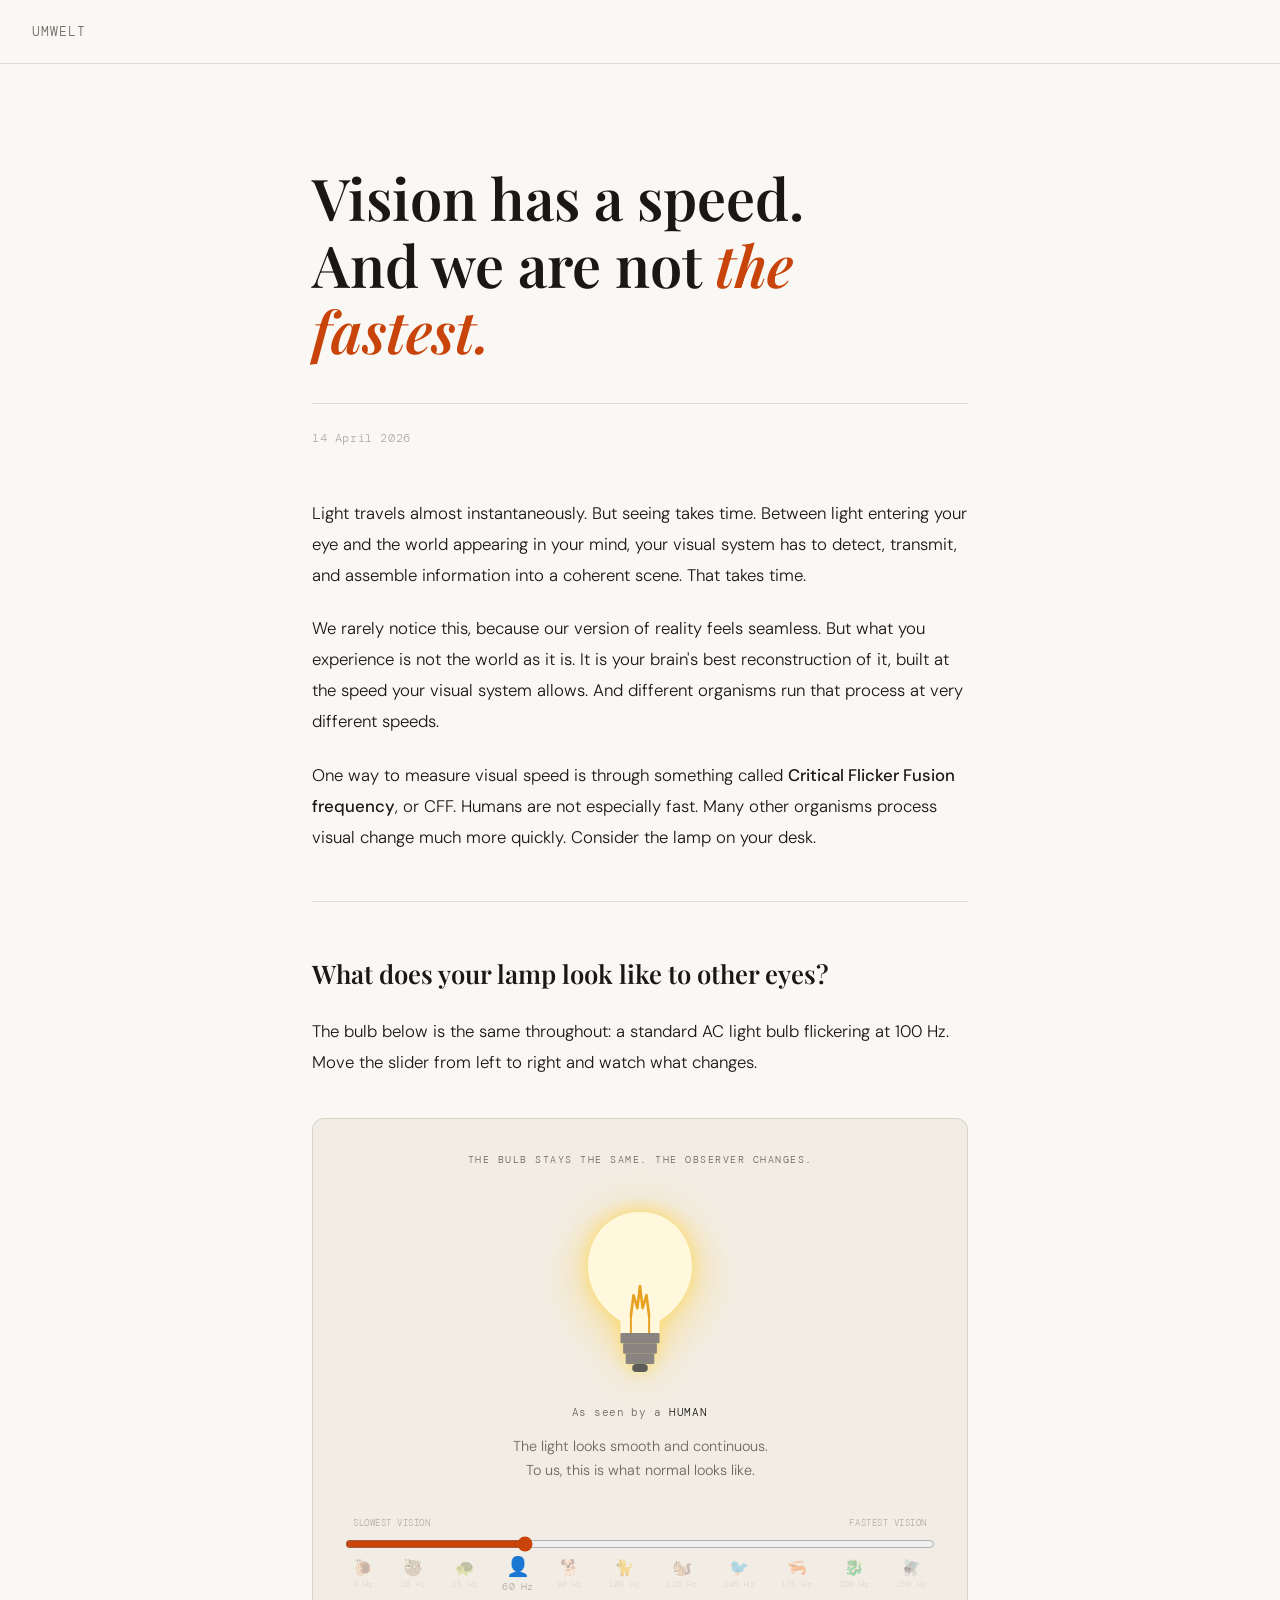
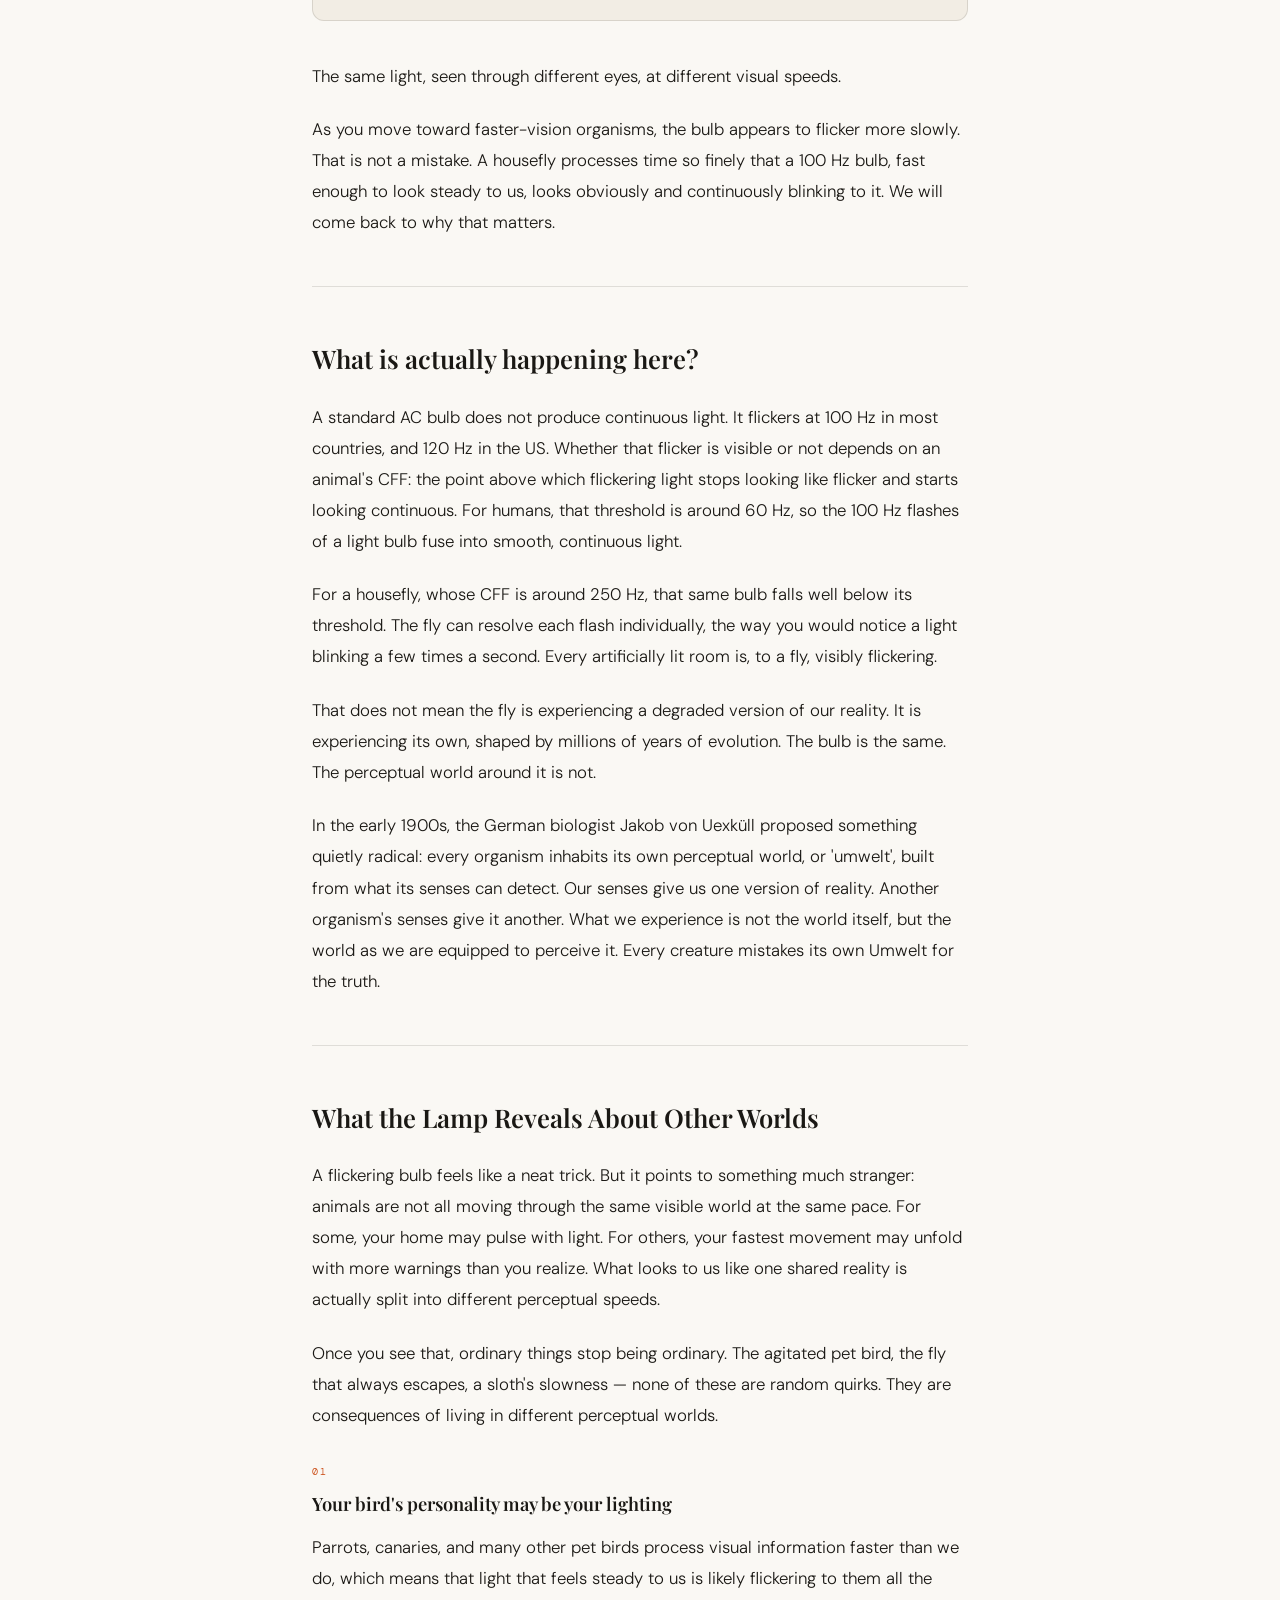
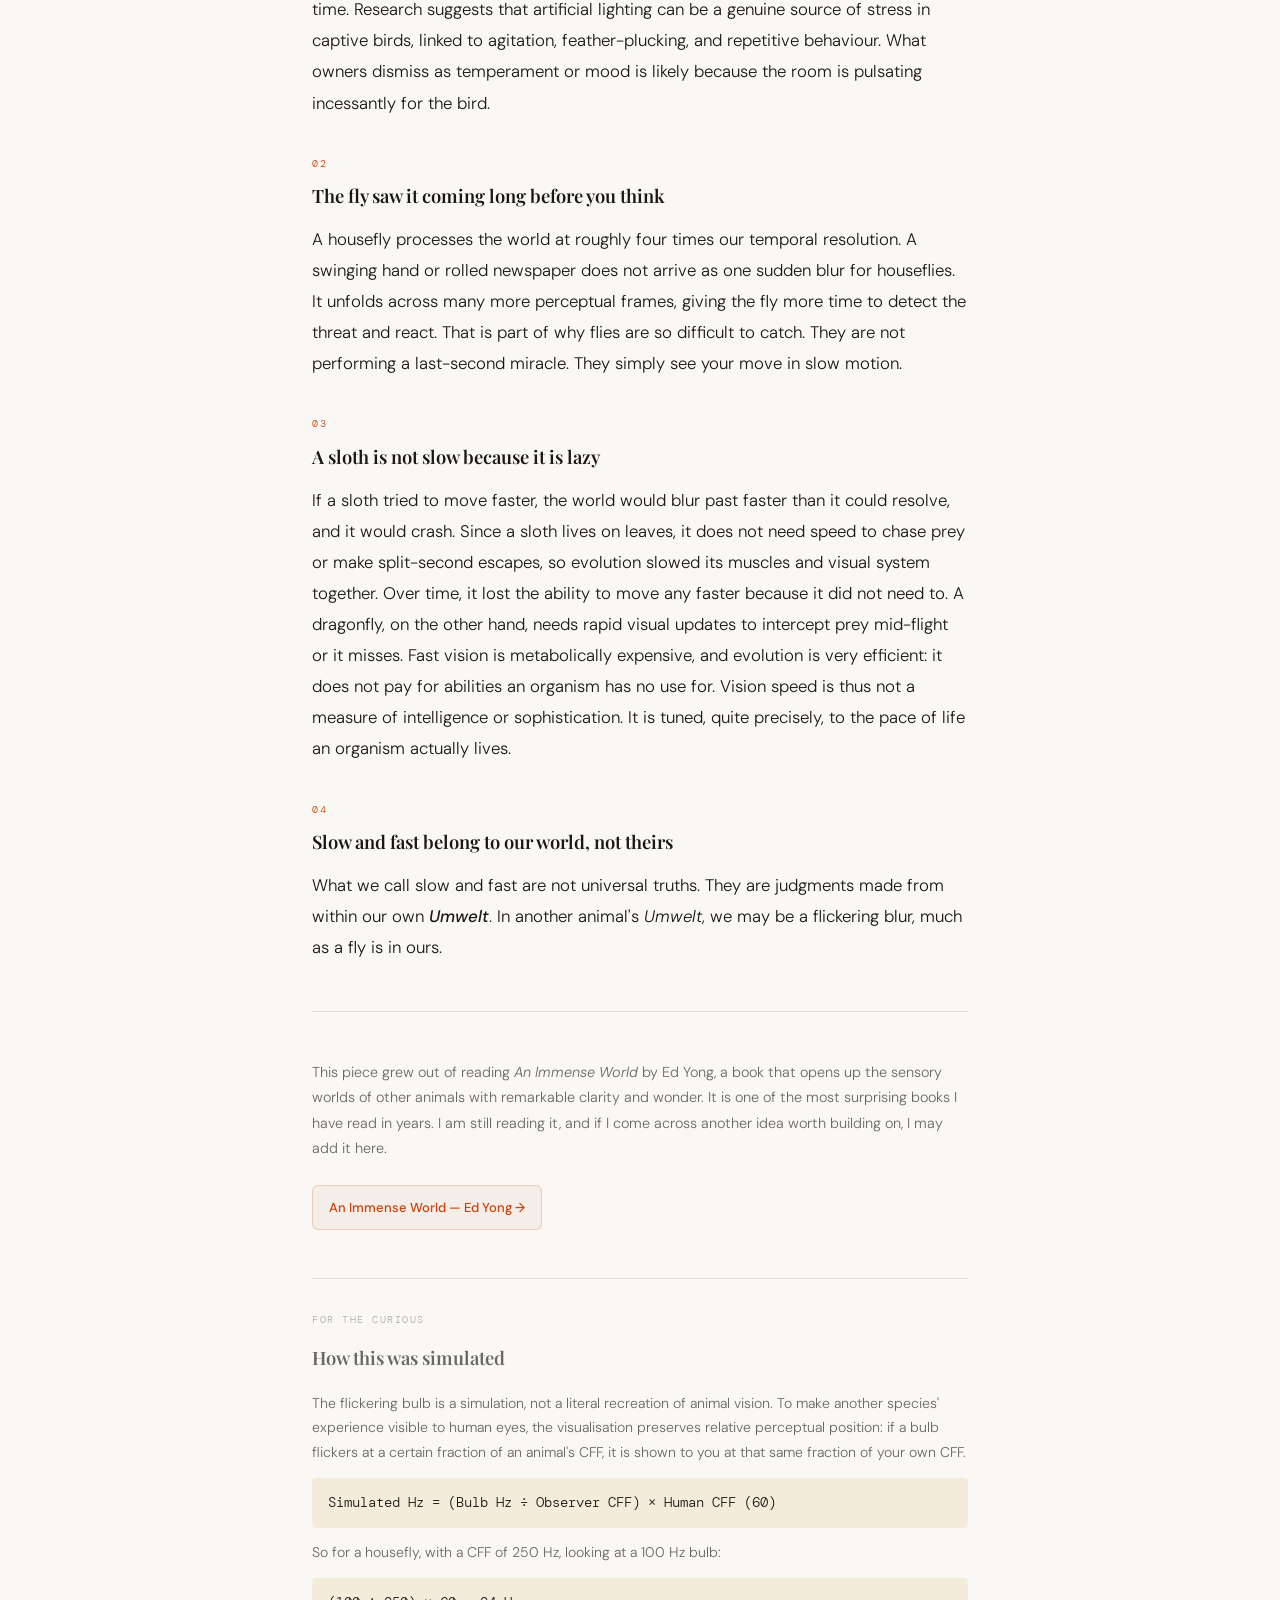
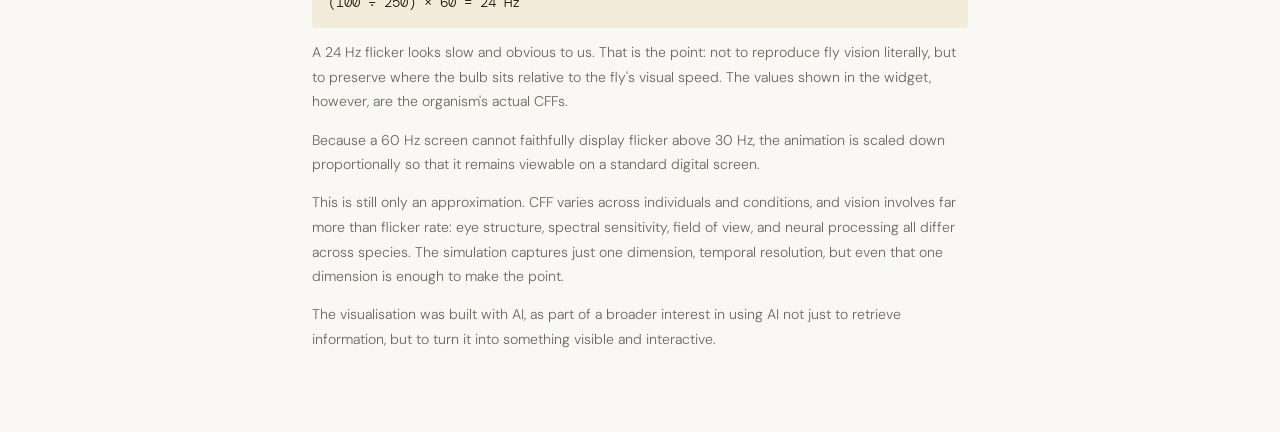
<file: articles/vision-has-speed/index.html>
<!DOCTYPE html>
<html lang="en">
<head>
  <meta charset="UTF-8"/>
  <meta name="viewport" content="width=device-width, initial-scale=1.0"/>
  <meta name="description" content="Every creature inhabits its own perceptual universe. Explore Critical Flicker Fusion and the Umwelt through an interactive lightbulb simulation."/>
  <title>Vision has a speed — Umwelt &amp; the CFF · An Immense World</title>
  <link href="https://fonts.googleapis.com/css2?family=Playfair+Display:ital,wght@0,400;0,600;1,400&family=DM+Sans:wght@300;400;500&family=DM+Mono:wght@400&display=swap" rel="stylesheet"/>
  <style>
    :root {
      --ink: #1a1814;
      --ink-muted: #6b6760;
      --ink-faint: #b0aca6;
      --paper: #faf8f4;
      --paper-warm: #f2ede4;
      --accent: #c8440a;
      --accent-light: #f5ede8;
      --gold: #c8a84b;
      --gold-light: #fdf6e3;
      --border: rgba(26,24,20,0.12);
    }

    * { box-sizing: border-box; margin: 0; padding: 0; }

    body {
      background: var(--paper);
      color: var(--ink);
      font-family: 'DM Sans', sans-serif;
      font-weight: 300;
      line-height: 1.8;
    }

    /* ── Header ─────────────────────────────────────────── */
    .site-header {
      border-bottom: 1px solid var(--border);
      padding: 1.25rem 2rem;
      display: flex; align-items: center; justify-content: space-between;
    }
    .site-name {
      font-family: 'DM Mono', monospace;
      font-size: 13px; color: var(--ink-muted);
      letter-spacing: 0.08em; text-transform: uppercase;
      text-decoration: none;
      transition: color 0.15s;
    }
    .site-name:hover { color: var(--accent); }
    .site-nav { font-size: 13px; color: var(--ink-muted); }

    /* ── Hero ───────────────────────────────────────────── */
    .hero {
      max-width: 720px; margin: 0 auto;
      padding: 5rem 2rem 3rem;
    }
    .hero-label {
      font-family: 'DM Mono', monospace;
      font-size: 11px; letter-spacing: 0.15em;
      text-transform: uppercase; color: var(--accent);
      margin-bottom: 1.25rem;
    }
    .hero h1 {
      font-family: 'Playfair Display', serif;
      font-size: clamp(2.4rem, 5vw, 3.6rem);
      font-weight: 600; line-height: 1.15;
      margin-bottom: 1rem; color: var(--ink);
    }
    .hero h1 em { font-style: italic; color: var(--accent); }
    .hero-sub {
      font-size: 1.1rem; color: var(--ink-muted);
      max-width: 560px; line-height: 1.7;
      margin-bottom: 2rem;
    }
    .hero-meta {
      display: flex; gap: 1.5rem; align-items: center;
      font-size: 12px; color: var(--ink-faint);
      font-family: 'DM Mono', monospace;
      letter-spacing: 0.05em;
      margin-top: 2.5rem;
      padding-top: 1.5rem;
      border-top: 1px solid var(--border);
    }

    /* ── Article ────────────────────────────────────────── */
    .article {
      max-width: 720px; margin: 0 auto;
      padding: 0 2rem 5rem;
    }

    .prose p {
      font-size: 1.05rem; color: var(--ink);
      margin-bottom: 1.4rem; line-height: 1.85;
    }
    .prose p:last-child { margin-bottom: 0; }
    .prose strong { font-weight: 500; }

    .pull-quote {
      border-left: 3px solid var(--accent);
      padding: 0.5rem 0 0.5rem 1.5rem;
      margin: 2.5rem 0;
    }
    .pull-quote p {
      font-family: 'Playfair Display', serif;
      font-size: 1.3rem; font-style: italic;
      color: var(--ink); line-height: 1.5; margin: 0;
    }

    .section-rule {
      border: none; border-top: 1px solid var(--border);
      margin: 3rem 0;
    }
    .section-rule--top {
      margin-top: 4.5rem;
    }

    h2.section-title {
      font-family: 'Playfair Display', serif;
      font-size: 1.6rem; font-weight: 600;
      margin-bottom: 1.25rem; color: var(--ink);
    }

    /* ── Implications ───────────────────────────────────── */
    .impl-block { margin-bottom: 2.25rem; }
    .impl-block:last-child { margin-bottom: 0; }
    .impl-number {
      font-family: 'DM Mono', monospace;
      font-size: 10px; letter-spacing: 0.15em;
      text-transform: uppercase; color: var(--accent);
      margin-bottom: 0.4rem;
    }
    h3.impl-title {
      font-family: 'Playfair Display', serif;
      font-size: 1.15rem; font-weight: 600;
      color: var(--ink); margin-bottom: 0.75rem;
    }

    /* ── Widget wrapper ─────────────────────────────────── */
    .widget-wrapper {
      background: var(--paper-warm);
      border: 1px solid var(--border);
      border-radius: 12px;
      padding: 2rem;
      margin: 2.5rem 0;
    }
    .widget-label {
      font-family: 'DM Mono', monospace;
      font-size: 10px; letter-spacing: 0.15em;
      text-transform: uppercase; color: var(--ink-muted);
      text-align: center;
      margin-bottom: 2rem;
    }
    .widget-sublabel {
      font-size: 0.85rem; color: var(--ink-muted);
      margin-bottom: 1.75rem; line-height: 1.5;
    }

    /* ── Bulb section ───────────────────────────────────── */
    .bulb-section {
      display: flex;
      flex-direction: column;
      align-items: center;
      gap: 0.75rem;
      margin-bottom: 2rem;
    }

    /* ── Slider section (horizontal, at bottom) ─────────── */
    .slider-section {
      width: 100%;
    }
    .slider-labels-row {
      display: flex;
      justify-content: space-between;
      padding: 0 8px; /* match thumb half-width so labels sit above track ends */
      margin-bottom: 5px;
    }
    .slider-end-label {
      font-family: 'DM Mono', monospace;
      font-size: 9px; letter-spacing: 0.06em;
      text-transform: uppercase; color: var(--ink-faint);
    }
    .org-slider-h {
      width: 100%;
      display: block;
      accent-color: var(--accent);
      cursor: pointer;
    }
    .slider-tick-row {
      display: flex;
      justify-content: space-between;
      padding: 0 8px;
      margin-top: 8px;
    }
    .tick {
      display: flex;
      flex-direction: column;
      align-items: center;
      gap: 4px;
      font-size: 16px;
      line-height: 1;
      cursor: pointer;
      opacity: 0.35;
      transition: opacity 0.15s, transform 0.15s;
    }
    .tick.active {
      opacity: 1;
      transform: scale(1.2);
    }
    .tick-hz {
      font-family: 'DM Mono', monospace;
      font-size: 8px;
      color: var(--ink-faint);
      letter-spacing: 0.02em;
    }

    .bulb-wrapper {
      position: relative;
      display: flex;
      align-items: center;
      justify-content: center;
      width: 190px;
      height: 190px;
      --glass-fill:  #9a968e;
      --wire-stroke: #706c64;
      --svg-filter:  none;
    }
    .bulb-wrapper.is-on {
      --glass-fill:  #FFF8DC;
      --wire-stroke: #E8A020;
      --svg-filter:  drop-shadow(0 0 8px rgba(255,216,74,0.65))
                     drop-shadow(0 0 22px rgba(255,180,0,0.28));
    }
    .bulb-halo {
      position: absolute;
      inset: 0;
      border-radius: 50%;
      background: radial-gradient(circle at 50% 42%,
        rgba(255,216,74,0.28) 0%, transparent 65%);
      opacity: 0;
      pointer-events: none;
    }
    .bulb-wrapper.is-on .bulb-halo { opacity: 1; }
    .bulb-svg {
      position: relative;
      z-index: 1;
      filter: var(--svg-filter);
    }
    .bulb-glass    { fill: var(--glass-fill); }
    .bulb-filament,
    .bulb-wire     { stroke: var(--wire-stroke); }
    .bulb-base     { fill: #8a8480; }
    .bulb-contact  { fill: #5c5c58; }
    .bulb-caption {
      font-family: 'DM Mono', monospace;
      font-size: 11px; color: var(--ink-muted);
      text-align: center; letter-spacing: 0.04em;
    }
    .bulb-caption-name {
      color: var(--ink);
      letter-spacing: 0.08em;
    }
    .bulb-cff {
      font-family: 'DM Mono', monospace;
      font-size: 12px; color: var(--ink-faint);
      text-align: center;
    }

    /* Obs info */
    .obs-info {
      max-width: 360px;
      text-align: center;
    }
    .obs-title {
      font-family: 'Playfair Display', serif;
      font-size: 1.1rem; font-weight: 600;
      color: var(--ink); margin-bottom: 6px;
    }
    .obs-body {
      font-size: 0.9rem; color: var(--ink-muted);
      line-height: 1.65;
    }
    .obs-body em { color: var(--ink); font-style: normal; font-weight: 500; }

    /* ── Article footer ─────────────────────────────────── */
    .article-footer {
      border-top: 1px solid var(--border);
      padding: 3rem 0 0;
      margin-top: 3rem;
    }
    .article-footer p {
      font-size: 0.9rem; color: var(--ink-muted);
      line-height: 1.75; margin-bottom: 1rem;
    }
    .book-ref {
      display: inline-flex; align-items: center; gap: 8px;
      background: var(--accent-light);
      border: 1px solid rgba(200,68,10,0.2);
      border-radius: 6px; padding: 10px 16px;
      margin-top: 0.5rem; text-decoration: none;
    }
    .book-ref-text { font-size: 13px; color: var(--accent); font-weight: 500; }

    /* ── Appendix note ──────────────────────────────────── */
    .appendix-note {
      margin-top: 3rem;
      padding-top: 2rem;
      border-top: 1px solid var(--border);
    }
    .appendix-eyebrow {
      font-family: 'DM Mono', monospace;
      font-size: 10px; letter-spacing: 0.15em;
      text-transform: uppercase; color: var(--ink-faint);
      margin-bottom: 0.75rem;
    }
    .appendix-note h2 {
      font-family: 'Playfair Display', serif;
      font-size: 1.15rem; font-weight: 600;
      color: var(--ink-muted);
      margin-bottom: 1rem;
    }
    .appendix-note p {
      font-size: 0.88rem; color: var(--ink-muted);
      line-height: 1.75; margin-bottom: 0.85rem;
    }
    .appendix-note p:last-child { margin-bottom: 0; }

    .math-formula {
      font-family: 'DM Mono', monospace;
      font-size: 0.9rem;
      background: rgba(200,168,75,0.15);
      border-radius: 4px;
      padding: 0.75rem 1rem;
      margin: 0.75rem 0;
      color: var(--ink);
      display: block;
    }
    /* ── Responsive ─────────────────────────────────────── */
    @media (max-width: 560px) {
      .widget-body { flex-direction: column; align-items: center; }
      .slider-col { width: 100%; }
      .slider-track-wrap { height: 220px; }
      .bulb-col { width: 100%; }
    }
  </style>
</head>
<body>

<header class="site-header">
  <a class="site-name" href="../../">Umwelt</a>
</header>

<main>
  <div class="hero">
    <div class="hero-label" id="article-tags"></div>
    <h1>Vision has a speed.<br>And we are not <em>the fastest.</em></h1>
    <div class="hero-meta">
      <span>14 April 2026</span>
    </div>
  </div>

  <article class="article">

    <div class="prose">
      <p>Light travels almost instantaneously. But seeing takes time. Between light entering your eye and the world appearing in your mind, your visual system has to detect, transmit, and assemble information into a coherent scene. That takes time.</p>

      <p>We rarely notice this, because our version of reality feels seamless. But what you experience is not the world as it is. It is your brain's best reconstruction of it, built at the speed your visual system allows. And different organisms run that process at very different speeds.</p>

      <p>One way to measure visual speed is through something called <strong>Critical Flicker Fusion frequency</strong>, or CFF. Humans are not especially fast. Many other organisms process visual change much more quickly. Consider the lamp on your desk.</p>
    </div>

    <hr class="section-rule"/>
    <h2 class="section-title">What does your lamp look like to other eyes?</h2>

    <div class="prose">
      <p>The bulb below is the same throughout: a standard AC light bulb flickering at 100 Hz. Move the slider from left to right and watch what changes.</p>
    </div>

    <div class="widget-wrapper">
      <div class="widget-label">The bulb stays the same. The observer changes.</div>

      <!-- Bulb + caption + description (centred) -->
      <div class="bulb-section">
        <div class="bulb-wrapper is-on" id="bulb-wrapper">
          <div class="bulb-halo"></div>
          <svg class="bulb-svg" viewBox="0 0 100 142" width="130" height="185" xmlns="http://www.w3.org/2000/svg" aria-hidden="true">
            <path class="bulb-glass" d="M 50 6 C 26 6, 10 25, 10 48 C 10 65, 20 80, 35 90 L 35 99 L 65 99 L 65 90 C 80 80, 90 65, 90 48 C 90 25, 74 6, 50 6 Z"/>
            <line class="bulb-wire" x1="43" y1="99" x2="43" y2="86" stroke-width="1.5" stroke-linecap="round"/>
            <line class="bulb-wire" x1="57" y1="99" x2="57" y2="86" stroke-width="1.5" stroke-linecap="round"/>
            <polyline class="bulb-filament" fill="none" stroke-width="2" stroke-linecap="round" stroke-linejoin="round" points="43,86 45,70 48,80 50,63 52,80 55,70 57,86"/>
            <rect class="bulb-base" x="35" y="99"  width="30" height="8"  rx="1"/>
            <rect class="bulb-base" x="37" y="107" width="26" height="8"  rx="1"/>
            <rect class="bulb-base" x="39" y="115" width="22" height="8"  rx="1"/>
            <rect class="bulb-contact" x="44" y="123" width="12" height="6" rx="3"/>
          </svg>
        </div>
        <div class="bulb-caption" id="bulbCaption">As seen by a <span class="bulb-caption-name">HUMAN</span></div>
        <div class="obs-info">
          <div class="obs-body" id="obsBody"></div>
        </div>
      </div>

      <!-- Horizontal slider at bottom -->
      <div class="slider-section">
        <div class="slider-labels-row">
          <span class="slider-end-label">Slowest vision</span>
          <span class="slider-end-label">Fastest vision</span>
        </div>
        <input type="range" class="org-slider-h" id="orgSlider"
               min="0" max="10" step="1" value="3"/>
        <div class="slider-tick-row" id="emojiCol"></div>
      </div>

    </div><!-- /widget-wrapper -->

    <div class="prose">
      <p>The same light, seen through different eyes, at different visual speeds.</p>
      <p>As you move toward faster-vision organisms, the bulb appears to flicker more slowly. That is not a mistake. A housefly processes time so finely that a 100 Hz bulb, fast enough to look steady to us, looks obviously and continuously blinking to it. We will come back to why that matters.</p>
    </div>

    <hr class="section-rule"/>
    <h2 class="section-title">What is actually happening here?</h2>

    <div class="prose">
      <p>A standard AC bulb does not produce continuous light. It flickers at 100 Hz in most countries, and 120 Hz in the US. Whether that flicker is visible or not depends on an animal's CFF: the point above which flickering light stops looking like flicker and starts looking continuous. For humans, that threshold is around 60 Hz, so the 100 Hz flashes of a light bulb fuse into smooth, continuous light.</p>

      <p>For a housefly, whose CFF is around 250 Hz, that same bulb falls well below its threshold. The fly can resolve each flash individually, the way you would notice a light blinking a few times a second. Every artificially lit room is, to a fly, visibly flickering.</p>

      <p>That does not mean the fly is experiencing a degraded version of our reality. It is experiencing its own, shaped by millions of years of evolution. The bulb is the same. The perceptual world around it is not.</p>

      <p>In the early 1900s, the German biologist Jakob von Uexküll proposed something quietly radical: every organism inhabits its own perceptual world, or 'umwelt', built from what its senses can detect. Our senses give us one version of reality. Another organism's senses give it another. What we experience is not the world itself, but the world as we are equipped to perceive it. Every creature mistakes its own Umwelt for the truth.</p>
    </div>

    <hr class="section-rule"/>
    <h2 class="section-title">What the Lamp Reveals About Other Worlds</h2>

    <div class="prose" style="margin-bottom:2rem;">
      <p>A flickering bulb feels like a neat trick. But it points to something much stranger: animals are not all moving through the same visible world at the same pace. For some, your home may pulse with light. For others, your fastest movement may unfold with more warnings than you realize. What looks to us like one shared reality is actually split into different perceptual speeds.</p>
      <p>Once you see that, ordinary things stop being ordinary. The agitated pet bird, the fly that always escapes, a sloth's slowness — none of these are random quirks. They are consequences of living in different perceptual worlds.</p>
    </div>

    <div class="impl-block">
      <div class="impl-number">01</div>
      <h3 class="impl-title">Your bird's personality may be your lighting</h3>
      <div class="prose">
        <p>Parrots, canaries, and many other pet birds process visual information faster than we do, which means that light that feels steady to us is likely flickering to them all the time. Research suggests that artificial lighting can be a genuine source of stress in captive birds, linked to agitation, feather-plucking, and repetitive behaviour. What owners dismiss as temperament or mood is likely because the room is pulsating incessantly for the bird.</p>
      </div>
    </div>

    <div class="impl-block">
      <div class="impl-number">02</div>
      <h3 class="impl-title">The fly saw it coming long before you think</h3>
      <div class="prose">
        <p>A housefly processes the world at roughly four times our temporal resolution. A swinging hand or rolled newspaper does not arrive as one sudden blur for houseflies. It unfolds across many more perceptual frames, giving the fly more time to detect the threat and react. That is part of why flies are so difficult to catch. They are not performing a last-second miracle. They simply see your move in slow motion.</p>
      </div>
    </div>

    <div class="impl-block">
      <div class="impl-number">03</div>
      <h3 class="impl-title">A sloth is not slow because it is lazy</h3>
      <div class="prose">
        <p>If a sloth tried to move faster, the world would blur past faster than it could resolve, and it would crash. Since a sloth lives on leaves, it does not need speed to chase prey or make split-second escapes, so evolution slowed its muscles and visual system together. Over time, it lost the ability to move any faster because it did not need to. A dragonfly, on the other hand, needs rapid visual updates to intercept prey mid-flight or it misses. Fast vision is metabolically expensive, and evolution is very efficient: it does not pay for abilities an organism has no use for. Vision speed is thus not a measure of intelligence or sophistication. It is tuned, quite precisely, to the pace of life an organism actually lives.</p>
      </div>
    </div>

    <div class="impl-block">
      <div class="impl-number">04</div>
      <h3 class="impl-title">Slow and fast belong to our world, not theirs</h3>
      <div class="prose">
        <p>What we call slow and fast are not universal truths. They are judgments made from within our own <strong><em>Umwelt</em></strong>. In another animal's <em>Umwelt</em>, we may be a flickering blur, much as a fly is in ours.</p>
      </div>
    </div>

    <div class="article-footer">
      <p>This piece grew out of reading <em>An Immense World</em> by Ed Yong, a book that opens up the sensory worlds of other animals with remarkable clarity and wonder. It is one of the most surprising books I have read in years. I am still reading it, and if I come across another idea worth building on, I may add it here.</p>
      <a class="book-ref" href="https://www.amazon.com/Immense-World-Animal-Senses-Reveal/dp/0593133234" target="_blank" rel="noopener">
        <span class="book-ref-text">An Immense World — Ed Yong →</span>
      </a>
    </div>

    <div class="appendix-note">
      <div class="appendix-eyebrow">For the curious</div>
      <h2>How this was simulated</h2>
      <p>The flickering bulb is a simulation, not a literal recreation of animal vision. To make another species' experience visible to human eyes, the visualisation preserves relative perceptual position: if a bulb flickers at a certain fraction of an animal's CFF, it is shown to you at that same fraction of your own CFF.</p>
      <span class="math-formula">Simulated Hz = (Bulb Hz ÷ Observer CFF) × Human CFF (60)</span>
      <p>So for a housefly, with a CFF of 250 Hz, looking at a 100 Hz bulb:</p>
      <span class="math-formula">(100 ÷ 250) × 60 = 24 Hz</span>
      <p>A 24 Hz flicker looks slow and obvious to us. That is the point: not to reproduce fly vision literally, but to preserve where the bulb sits relative to the fly's visual speed. The values shown in the widget, however, are the organism's actual CFFs.</p>
      <p>Because a 60 Hz screen cannot faithfully display flicker above 30 Hz, the animation is scaled down proportionally so that it remains viewable on a standard digital screen.</p>
      <p>This is still only an approximation. CFF varies across individuals and conditions, and vision involves far more than flicker rate: eye structure, spectral sensitivity, field of view, and neural processing all differ across species. The simulation captures just one dimension, temporal resolution, but even that one dimension is enough to make the point.</p>
      <p>The visualisation was built with AI, as part of a broader interest in using AI not just to retrieve information, but to turn it into something visible and interactive.</p>
    </div>

  </article>
</main>

<script>
  const BULB_HZ         = 100; // bulb flicker frequency — variable for future UI control
  const HUMAN_CFF       = 60;  // human critical flicker fusion frequency
  const DISPLAY_CEILING = 20;  // max display Hz — keeps all freqs safely below 30 Hz Nyquist

  const ORGANISMS = [
    { icon:'🐌', name:'Snail',           cff:4,   body:'The bulb looks completely steady. Rapid flicker disappears into one continuous glow.' },
    { icon:'🦥', name:'Sloth',           cff:10,  body:'The light appears smooth and unflickering. Nothing about it would seem unusual.' },
    { icon:'🐢', name:'Tortoise',        cff:15,  body:'The bulb still looks steady.<br>Its flicker is too fast for it to register clearly.' },
    { icon:'👤', name:'Human',           cff:60,  body:'The light looks smooth and continuous.<br>To us, this is what normal looks like.', isDefault: true },
    { icon:'🐕', name:'Dog',             cff:80,  body:'The bulb sits close to the edge of stability. It may feel faintly less steady than it does to us.' },
    { icon:'🐈', name:'Cat',             cff:100, body:'The light sits right at the threshold.<br>It may appear slightly jittery to a cat.' },
    { icon:'🐿️', name:'Ground squirrel', cff:120, body:'The bulb begins to flicker visibly.<br>The light no longer feels fully stable.' },
    { icon:'🐦', name:'Pigeon',          cff:145, body:'The flicker is obvious. An indoor bulb like this would feel visibly unstable.' },
    { icon:'🦐', name:'Mantis shrimp',   cff:175, body:'The bulb looks like a clear, slow strobe. Its timing is being resolved more finely than ours.' },
    { icon:'🐉', name:'Dragonfly',       cff:200, body:'The flicker is unmistakable. What looks smooth to us would look broken to a dragonfly.' },
    { icon:'🪰', name:'Housefly',        cff:250, body:'The bulb blinks plainly and rhythmically. Every artificially lit room would feel visibly flickering to a fly.' },
  ];

  let selected = ORGANISMS.find(o => o.isDefault);
  let rafId    = null;

  const bulbEl      = document.getElementById('bulb-wrapper');
  const captionEl   = document.getElementById('bulbCaption');
  const captionName = captionEl.querySelector('.bulb-caption-name');
  const obsBodyEl   = document.getElementById('obsBody');

  function simHz(org)     { return (BULB_HZ / org.cff) * HUMAN_CFF; }
  function displayHz(org) {
    const hz = simHz(org);
    if (hz >= HUMAN_CFF) return hz;
    return (hz / HUMAN_CFF) * DISPLAY_CEILING;
  }

  function setBulb(on) {
    bulbEl.classList.toggle('is-on',  on);
    bulbEl.classList.toggle('is-off', !on);
  }

  function startTicker(hz) {
    if (rafId) { cancelAnimationFrame(rafId); rafId = null; }
    if (hz >= HUMAN_CFF) { setBulb(true); return; }
    const period = 1000 / hz;
    let startTs  = null;
    setBulb(true);
    function tick(ts) {
      if (startTs === null) startTs = ts;
      setBulb((ts - startTs) % period < period / 2);
      rafId = requestAnimationFrame(tick);
    }
    rafId = requestAnimationFrame(tick);
  }

  function setObs(idx) {
    const org = ORGANISMS[idx];
    selected  = org;
    document.getElementById('orgSlider').value = idx;
    document.querySelectorAll('.tick').forEach((t, i) =>
      t.classList.toggle('active', i === idx)
    );
    captionName.textContent = org.name.toUpperCase();
    obsBodyEl.innerHTML   = org.body;
    startTicker(displayHz(org));
  }

  document.addEventListener('DOMContentLoaded', () => {
    const emojiCol = document.getElementById('emojiCol');
    ORGANISMS.forEach((org, i) => {
      const span = document.createElement('span');
      span.className = 'tick' + (org.isDefault ? ' active' : '');
      span.title     = org.name;
      span.innerHTML = org.icon + '<span class="tick-hz">' + org.cff + ' Hz</span>';
      span.addEventListener('click', () => setObs(i));
      emojiCol.appendChild(span);
    });

    document.getElementById('orgSlider').addEventListener('input', e =>
      setObs(parseInt(e.target.value))
    );

    document.addEventListener('visibilitychange', () => {
      if (document.hidden) {
        if (rafId) { cancelAnimationFrame(rafId); rafId = null; }
      } else {
        startTicker(displayHz(selected));
      }
    });

    setObs(ORGANISMS.findIndex(o => o.isDefault));
  });
</script>


<script src="../../assets/js/articles.js"></script>
<script>
  // Pull tags from the shared articles data so homepage cards and article page stay in sync.
  const slug = window.location.pathname.replace(/\/$/, '').split('/').pop();
  const meta = ARTICLES.find(a => a.slug === slug);
  if (meta) {
    document.getElementById('article-tags').textContent = meta.tags.join(' · ');
  }
</script>

</body>
</html>
</file>
